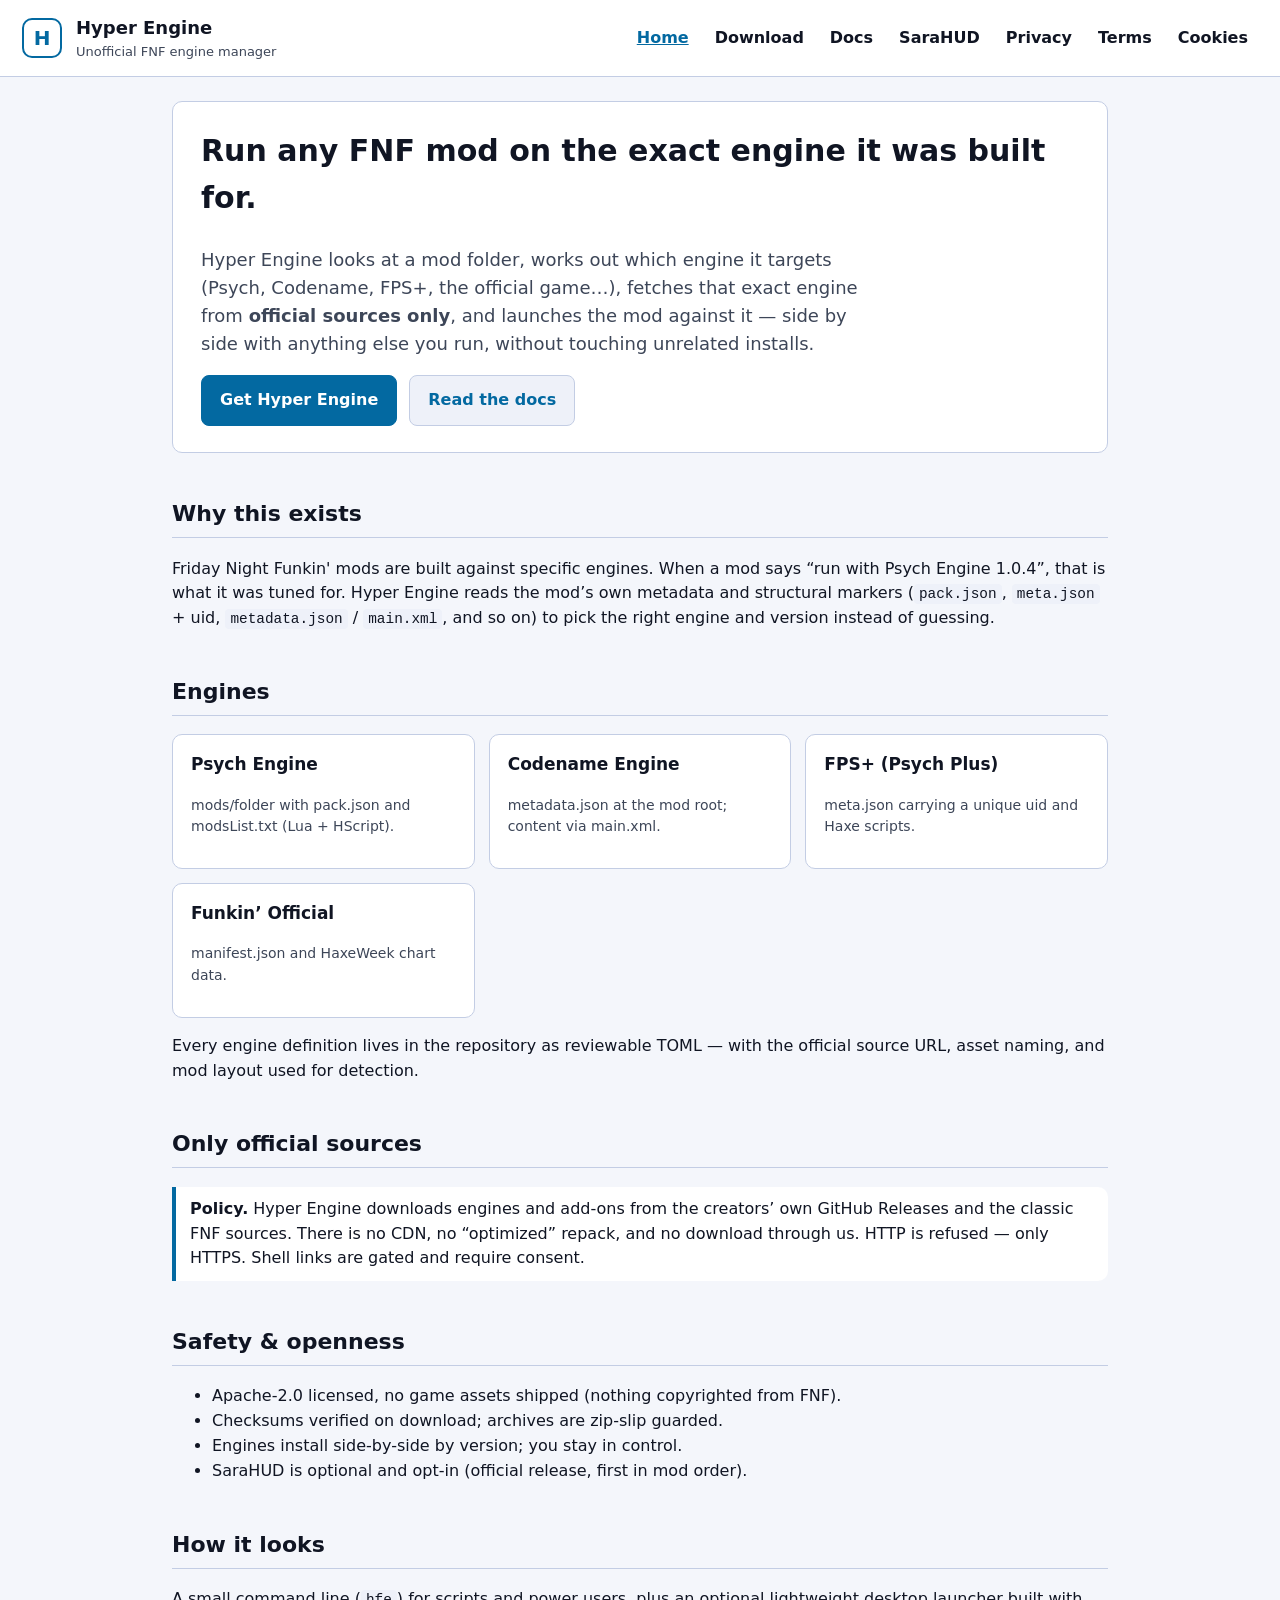
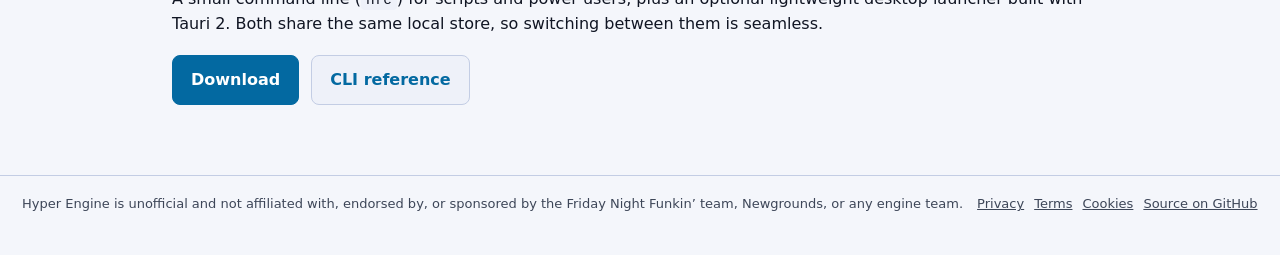
<file: site/index.html>
<!doctype html>
<html lang="en">
<head>
<meta charset="utf-8" />
<meta name="viewport" content="width=device-width, initial-scale=1" />
<title>Hyper Engine — run any FNF mod on the engine it was built for</title>
<meta name="description" content="Hyper Engine detects which Friday Night Funkin' engine a mod targets, fetches that exact engine from official sources, and launches it." />
<link rel="icon" href="assets/icon.png" />
<link rel="stylesheet" href="assets/style.css" />
</head>
<body>
<a class="skip-link" href="#main">Skip to content</a>
<header class="site">
  <div class="brand" aria-hidden="true">H</div>
  <div>
    <div class="site-name">Hyper Engine</div>
    <div class="site-tag">Unofficial FNF engine manager</div>
  </div>
  <nav class="site" aria-label="Primary">
    <a href="index.html" aria-current="page">Home</a>
    <a href="download.html">Download</a>
    <a href="docs.html">Docs</a>
    <a href="sarahud.html">SaraHUD</a>
    <a href="privacy.html">Privacy</a>
    <a href="terms.html">Terms</a>
    <a href="cookies.html">Cookies</a>
  </nav>
</header>

<main id="main">
  <section class="hero">
    <h1>Run any FNF mod on the exact engine it was built for.</h1>
    <p class="lede">
      Hyper Engine looks at a mod folder, works out which engine it targets
      (Psych, Codename, FPS+, the official game…), fetches that exact engine
      from <strong>official sources only</strong>, and launches the mod against
      it — side by side with anything else you run, without touching unrelated
      installs.
    </p>
    <div class="actions">
      <a class="button" href="download.html">Get Hyper Engine</a>
      <a class="button ghost" href="docs.html">Read the docs</a>
    </div>
  </section>

  <h2>Why this exists</h2>
  <p>
    Friday Night Funkin' mods are built against specific engines. When a mod
    says “run with Psych Engine 1.0.4”, that is what it was tuned for.
    Hyper Engine reads the mod’s own metadata and structural markers
    (<code>pack.json</code>, <code>meta.json</code> + uid,
    <code>metadata.json</code> / <code>main.xml</code>, and so on) to pick the
    right engine and version instead of guessing.
  </p>

  <h2>Engines</h2>
  <div class="grid">
    <div class="card">
      <h3>Psych Engine</h3>
      <p class="engines">mods/folder with pack.json and modsList.txt (Lua + HScript).</p>
    </div>
    <div class="card">
      <h3>Codename Engine</h3>
      <p class="engines">metadata.json at the mod root; content via main.xml.</p>
    </div>
    <div class="card">
      <h3>FPS+ (Psych Plus)</h3>
      <p class="engines">meta.json carrying a unique uid and Haxe scripts.</p>
    </div>
    <div class="card">
      <h3>Funkin’ Official</h3>
      <p class="engines">manifest.json and HaxeWeek chart data.</p>
    </div>
  </div>
  <p>
    Every engine definition lives in the repository as reviewable TOML — with
    the official source URL, asset naming, and mod layout used for detection.
  </p>

  <h2>Only official sources</h2>
  <div class="notice">
    <strong>Policy.</strong> Hyper Engine downloads engines and add-ons from the
    creators’ own GitHub Releases and the classic FNF sources. There is no CDN,
    no “optimized” repack, and no download through us. HTTP is refused — only
    HTTPS. Shell links are gated and require consent.
  </div>

  <h2>Safety &amp; openness</h2>
  <ul>
    <li>Apache-2.0 licensed, no game assets shipped (nothing copyrighted from FNF).</li>
    <li>Checksums verified on download; archives are zip-slip guarded.</li>
    <li>Engines install side-by-side by version; you stay in control.</li>
    <li>SaraHUD is optional and opt-in (official release, first in mod order).</li>
  </ul>

  <h2>How it looks</h2>
  <p>
    A small command line (<code>hfe</code>) for scripts and power users, plus an
    optional lightweight desktop launcher built with Tauri&nbsp;2. Both share the
    same local store, so switching between them is seamless.
  </p>

  <div class="actions">
    <a class="button" href="download.html">Download</a>
    <a class="button ghost" href="docs.html">CLI reference</a>
  </div>
</main>

<footer class="site">
  <span>Hyper Engine is unofficial and not affiliated with, endorsed by, or sponsored by the Friday Night Funkin’ team, Newgrounds, or any engine team.</span>
  <nav aria-label="Legal footer">
    <a href="privacy.html">Privacy</a>
    <a href="terms.html">Terms</a>
    <a href="cookies.html">Cookies</a>
    <a href="https://github.com/Xznder1984/Hyper-FNF-Engine">Source on GitHub</a>
  </nav>
</footer>
</body>
</html>
</file>
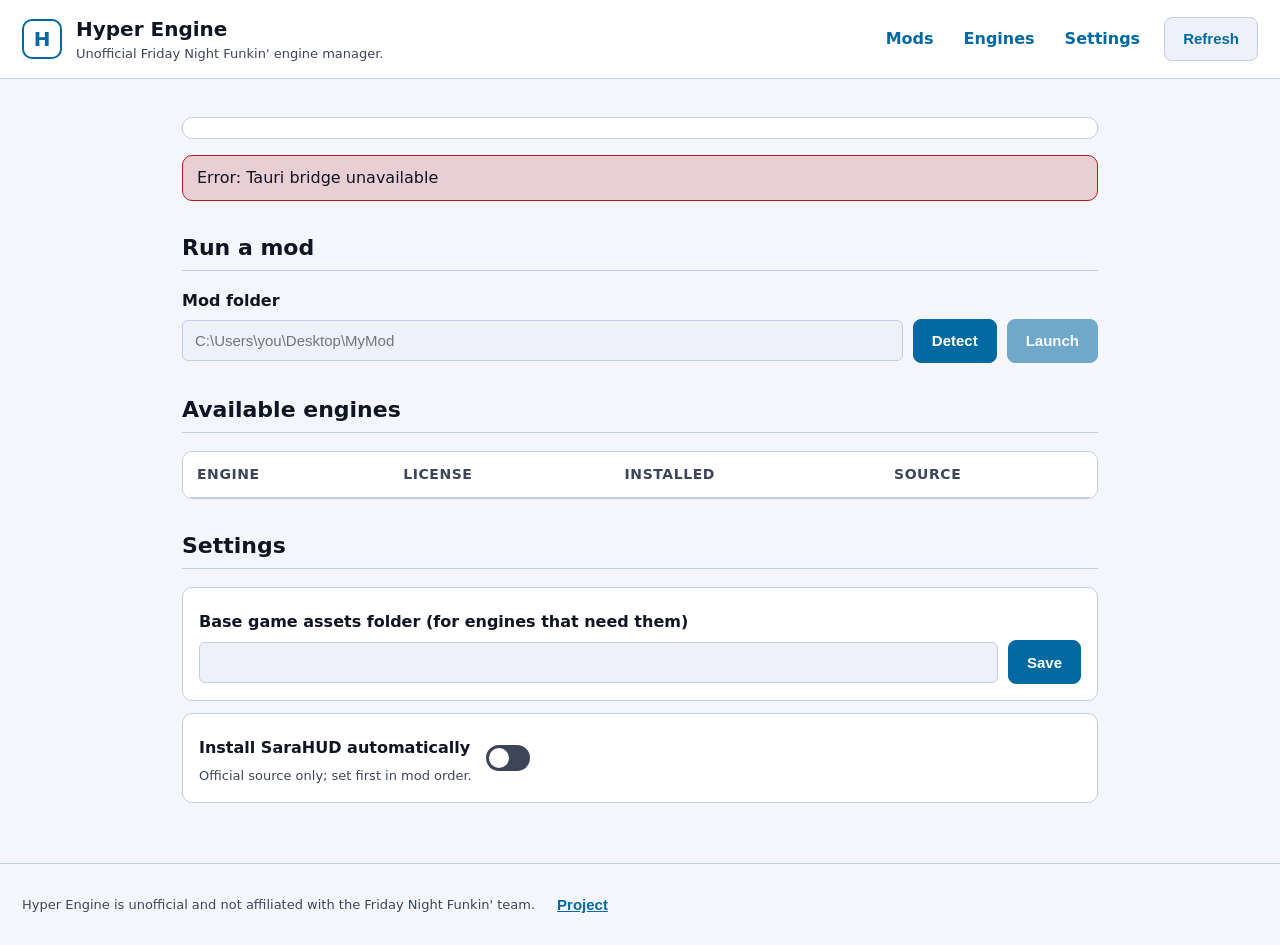
<file: crates/launcher/frontend/index.html>
<!doctype html>
<html lang="en">
<head>
  <meta charset="utf-8" />
  <meta name="viewport" content="width=device-width, initial-scale=1" />
  <title>Hyper Engine</title>
  <meta name="description" content="Hyper Engine - detect, fetch and launch the exact Friday Night Funkin' engine your mod was built for." />
  <link rel="icon" href="icon.png" />
  <link rel="stylesheet" href="styles.css" />
</head>
<body>
  <a class="skip-link" href="#main">Skip to content</a>

  <header class="topbar">
    <div class="brand" aria-hidden="true">H</div>
    <div>
      <h1>Hyper Engine</h1>
      <p class="tagline">Unofficial Friday Night Funkin' engine manager.</p>
    </div>
    <nav aria-label="Primary">
      <a href="#apps" class="navlink">Mods</a>
      <a href="#engines" class="navlink">Engines</a>
      <a href="#settings" class="navlink">Settings</a>
    </nav>
    <button id="btn-refresh" type="button" class="ghost">Refresh</button>
  </header>

  <main id="main">
    <p id="status" role="status" class="banner" aria-live="polite"></p>
    <p id="alerts" role="alert" class="alert" hidden></p>

    <section id="apps" aria-labelledby="apps-h">
      <h2 id="apps-h">Run a mod</h2>
      <form id="mod-form" novalidate>
        <label for="mod-path">Mod folder</label>
        <div class="row">
          <input id="mod-path" name="path" type="text" required autocomplete="off"
                 placeholder="C:\Users\you\Desktop\MyMod" />
          <button type="submit" id="btn-detect" class="primary">Detect</button>
          <button type="button" id="btn-launch" class="primary" disabled>Launch</button>
        </div>
        <p class="hint" id="path-error" role="alert"></p>
      </form>

      <section id="detection" aria-labelledby="detection-h" hidden>
        <h3 id="detection-h">Detection</h3>
        <dl class="results">
          <div><dt>Engine</dt><dd id="det-engine">-</dd></div>
          <div><dt>Confidence</dt><dd id="det-confidence">-</dd></div>
          <div><dt>Evidence</dt><dd id="det-evidence">-</dd></div>
          <div><dt>Candidates</dt><dd id="det-candidates">-</dd></div>
        </dl>
      </section>

      <section id="progress-box" aria-labelledby="progress-h" hidden>
        <h3 id="progress-h">Progress</h3>
        <ol id="progress-list" tabindex="0" aria-label="Recent steps"></ol>
      </section>
    </section>

    <section id="engines" aria-labelledby="engines-h">
      <h2 id="engines-h">Available engines</h2>
      <div class="table-wrap">
        <table>
          <thead>
            <tr>
              <th scope="col">Engine</th>
              <th scope="col">License</th>
              <th scope="col">Installed</th>
              <th scope="col">Source</th>
            </tr>
          </thead>
          <tbody id="engine-rows"></tbody>
        </table>
      </div>
    </section>

    <section id="settings" aria-labelledby="settings-h">
      <h2 id="settings-h">Settings</h2>

      <form id="assets-form" class="card">
        <label for="assets-path">Base game assets folder (for engines that need them)</label>
        <div class="row">
          <input id="assets-path" type="text" autocomplete="off" />
          <button type="submit" class="primary">Save</button>
        </div>
      </form>

      <form id="hud-form" class="card">
        <div class="row">
          <span><label for="hud-toggle" id="hud-label">Install SaraHUD automatically</label>
          <p class="hint">Official source only; set first in mod order.</p></span>
          <input id="hud-toggle" type="checkbox" role="switch" />
        </div>
      </form>
    </section>
  </main>

  <footer>
    <p>Hyper Engine is unofficial and not affiliated with the Friday Night Funkin' team.</p>
    <nav aria-label="Legal">
      <button class="linklike" data-href="https://github.com/Xznder1984/Hyper-FNF-Engine">Project</button>
    </nav>
  </footer>

  <script src="app.js"></script>
</body>
</html>
</file>
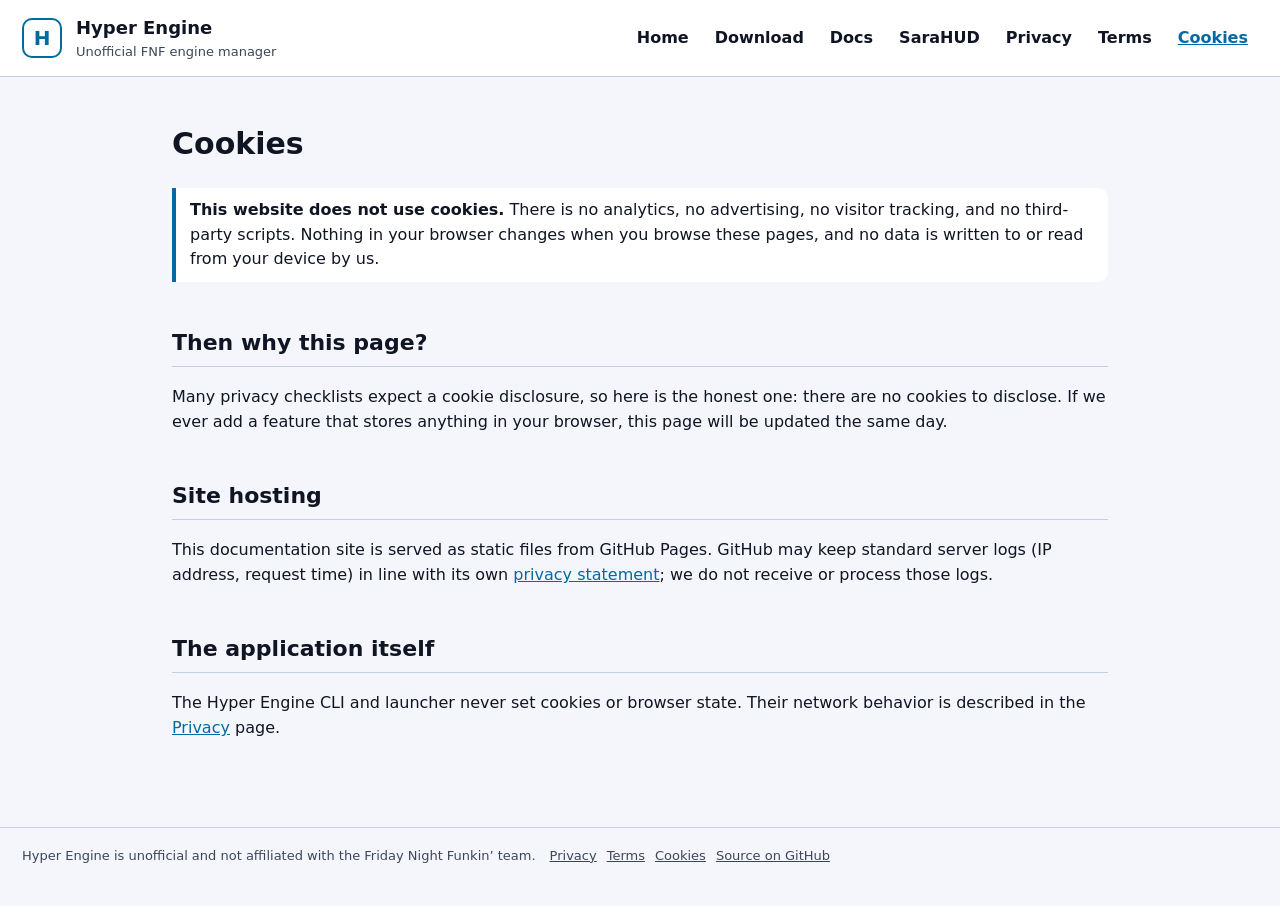
<file: site/cookies.html>
<!doctype html>
<html lang="en">
<head>
<meta charset="utf-8" />
<meta name="viewport" content="width=device-width, initial-scale=1" />
<title>Cookies — Hyper Engine</title>
<meta name="description" content="Hyper Engine does not use cookies, tracking, or local storage for ads on this site." />
<link rel="icon" href="assets/icon.png" />
<link rel="stylesheet" href="assets/style.css" />
</head>
<body>
<a class="skip-link" href="#main">Skip to content</a>
<header class="site">
  <div class="brand" aria-hidden="true">H</div>
  <div>
    <div class="site-name">Hyper Engine</div>
    <div class="site-tag">Unofficial FNF engine manager</div>
  </div>
  <nav class="site" aria-label="Primary">
    <a href="index.html">Home</a>
    <a href="download.html">Download</a>
    <a href="docs.html">Docs</a>
    <a href="sarahud.html">SaraHUD</a>
    <a href="privacy.html">Privacy</a>
    <a href="terms.html">Terms</a>
    <a href="cookies.html" aria-current="page">Cookies</a>
  </nav>
</header>

<main id="main">
  <h1>Cookies</h1>

  <div class="notice">
    <strong>This website does not use cookies.</strong> There is no analytics,
    no advertising, no visitor tracking, and no third-party scripts. Nothing in
    your browser changes when you browse these pages, and no data is written to
    or read from your device by us.
  </div>

  <h2>Then why this page?</h2>
  <p>
    Many privacy checklists expect a cookie disclosure, so here is the honest
    one: there are no cookies to disclose. If we ever add a feature that stores
    anything in your browser, this page will be updated the same day.
  </p>

  <h2>Site hosting</h2>
  <p>
    This documentation site is served as static files from GitHub Pages. GitHub
    may keep standard server logs (IP address, request time) in line with its
    own
    <a href="https://docs.github.com/en/site-policy/privacy-policies/github-privacy-statement">privacy statement</a>;
    we do not receive or process those logs.
  </p>

  <h2>The application itself</h2>
  <p>
    The Hyper Engine CLI and launcher never set cookies or browser state. Their
    network behavior is described in the <a href="privacy.html">Privacy</a> page.
  </p>
</main>

<footer class="site">
  <span>Hyper Engine is unofficial and not affiliated with the Friday Night Funkin’ team.</span>
  <nav aria-label="Legal footer">
    <a href="privacy.html">Privacy</a>
    <a href="terms.html">Terms</a>
    <a href="cookies.html">Cookies</a>
    <a href="https://github.com/Xznder1984/Hyper-FNF-Engine">Source on GitHub</a>
  </nav>
</footer>
</body>
</html>
</file>
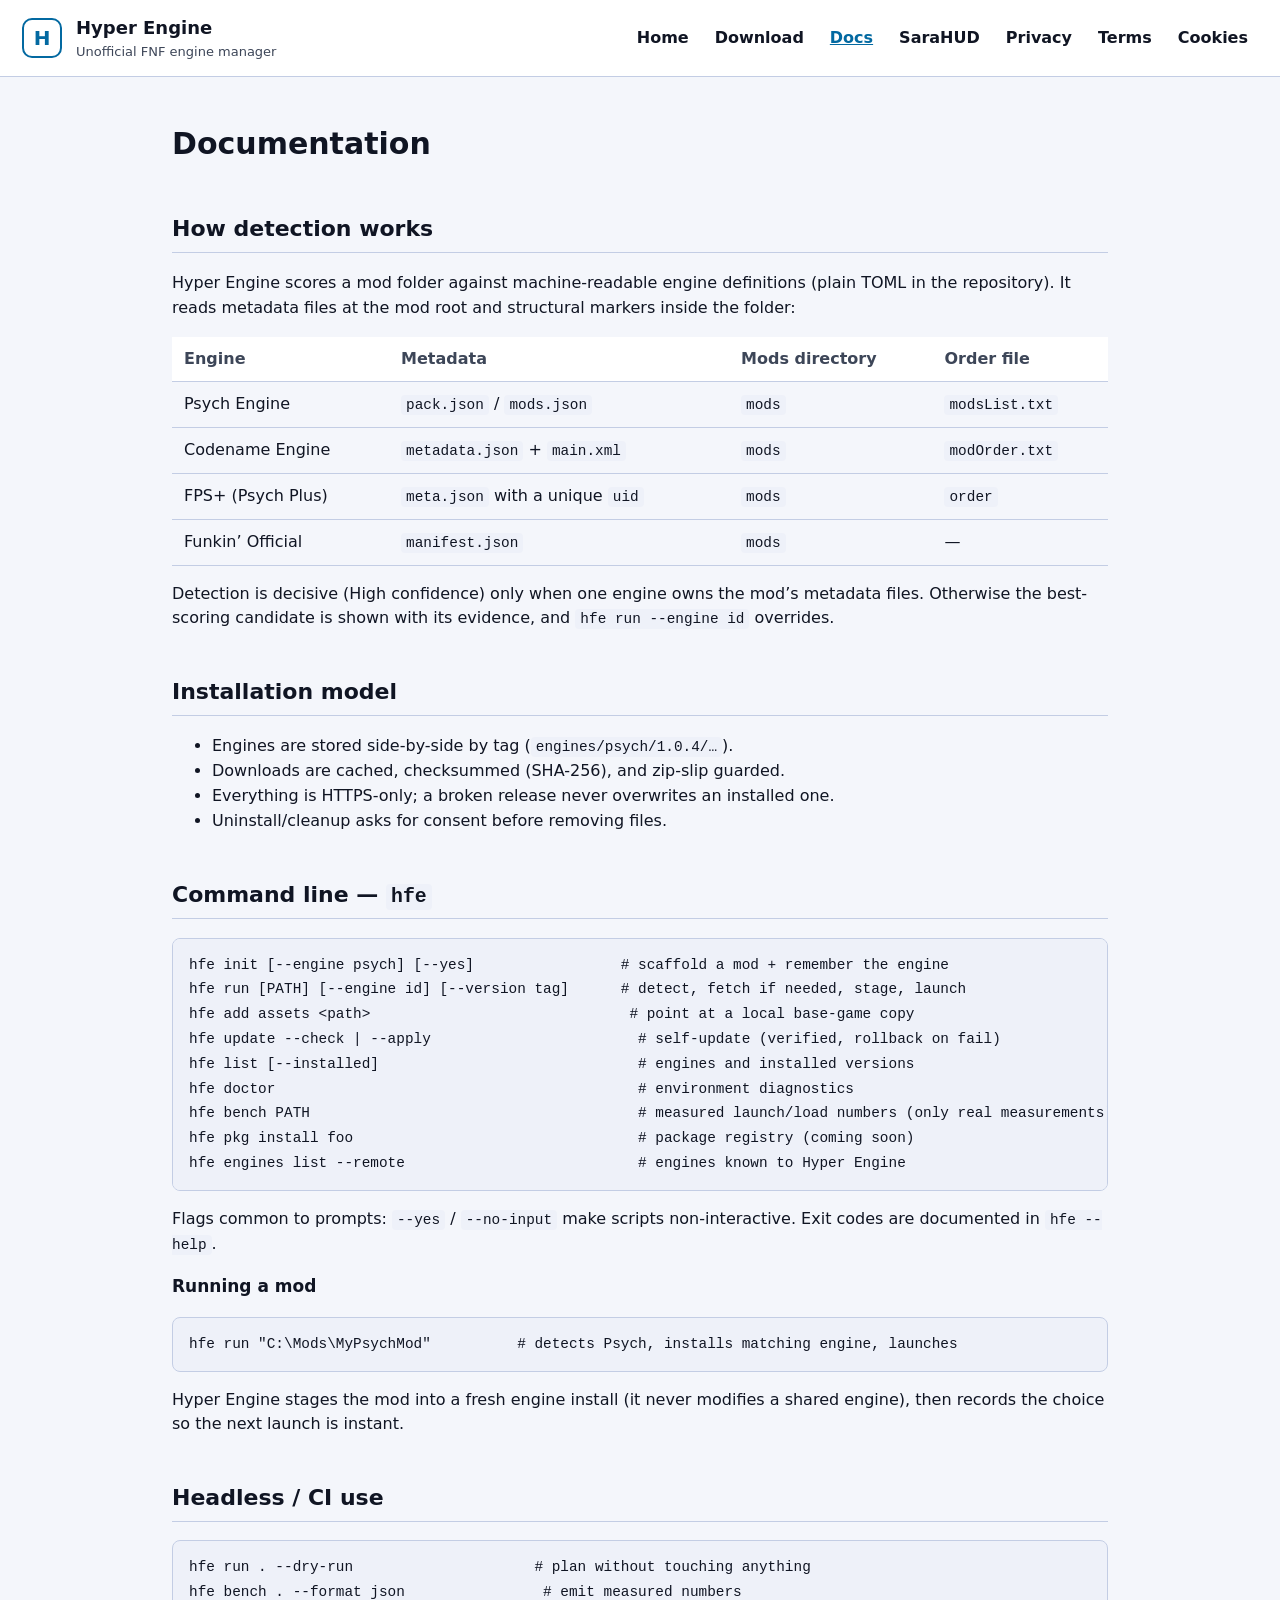
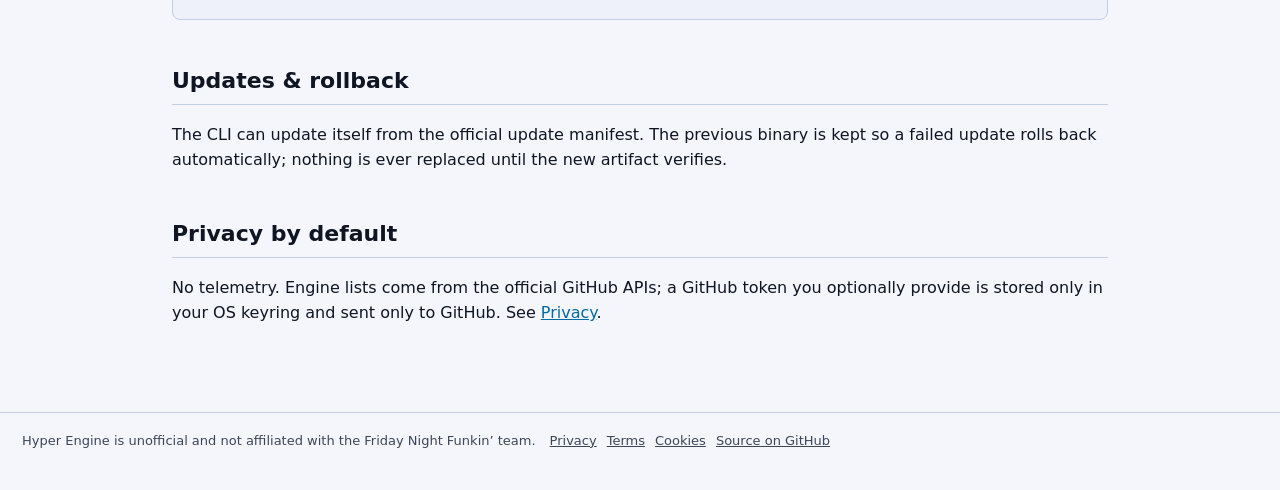
<file: site/docs.html>
<!doctype html>
<html lang="en">
<head>
<meta charset="utf-8" />
<meta name="viewport" content="width=device-width, initial-scale=1" />
<title>Documentation — Hyper Engine</title>
<meta name="description" content="Hyper Engine documentation: how detection works, the hfe command line reference, the engine store, and how updates are verified." />
<link rel="icon" href="assets/icon.png" />
<link rel="stylesheet" href="assets/style.css" />
</head>
<body>
<a class="skip-link" href="#main">Skip to content</a>
<header class="site">
  <div class="brand" aria-hidden="true">H</div>
  <div>
    <div class="site-name">Hyper Engine</div>
    <div class="site-tag">Unofficial FNF engine manager</div>
  </div>
  <nav class="site" aria-label="Primary">
    <a href="index.html">Home</a>
    <a href="download.html">Download</a>
    <a href="docs.html" aria-current="page">Docs</a>
    <a href="sarahud.html">SaraHUD</a>
    <a href="privacy.html">Privacy</a>
    <a href="terms.html">Terms</a>
    <a href="cookies.html">Cookies</a>
  </nav>
</header>

<main id="main">
  <h1>Documentation</h1>

  <h2>How detection works</h2>
  <p>
    Hyper Engine scores a mod folder against machine-readable engine
    definitions (plain TOML in the repository). It reads metadata files at the
    mod root and structural markers inside the folder:
  </p>
  <table>
    <thead>
      <tr><th scope="col">Engine</th><th scope="col">Metadata</th><th scope="col">Mods directory</th><th scope="col">Order file</th></tr>
    </thead>
    <tbody>
      <tr><td>Psych Engine</td><td><code>pack.json</code> / <code>mods.json</code></td><td><code>mods</code></td><td><code>modsList.txt</code></td></tr>
      <tr><td>Codename Engine</td><td><code>metadata.json</code> + <code>main.xml</code></td><td><code>mods</code></td><td><code>modOrder.txt</code></td></tr>
      <tr><td>FPS+ (Psych Plus)</td><td><code>meta.json</code> with a unique <code>uid</code></td><td><code>mods</code></td><td><code>order</code></td></tr>
      <tr><td>Funkin’ Official</td><td><code>manifest.json</code></td><td><code>mods</code></td><td>—</td></tr>
    </tbody>
  </table>
  <p>
    Detection is decisive (High confidence) only when one engine owns the mod’s
    metadata files. Otherwise the best-scoring candidate is shown with its
    evidence, and <code>hfe run --engine id</code> overrides.
  </p>

  <h2>Installation model</h2>
  <ul>
    <li>Engines are stored side-by-side by tag (<code>engines/psych/1.0.4/…</code>).</li>
    <li>Downloads are cached, checksummed (SHA-256), and zip-slip guarded.</li>
    <li>Everything is HTTPS-only; a broken release never overwrites an installed one.</li>
    <li>Uninstall/cleanup asks for consent before removing files.</li>
  </ul>

  <h2>Command line — <code>hfe</code></h2>
  <pre><code>hfe init [--engine psych] [--yes]                 # scaffold a mod + remember the engine
hfe run [PATH] [--engine id] [--version tag]      # detect, fetch if needed, stage, launch
hfe add assets &lt;path&gt;                              # point at a local base-game copy
hfe update --check | --apply                        # self-update (verified, rollback on fail)
hfe list [--installed]                              # engines and installed versions
hfe doctor                                          # environment diagnostics
hfe bench PATH                                      # measured launch/load numbers (only real measurements)
hfe pkg install foo                                 # package registry (coming soon)
hfe engines list --remote                           # engines known to Hyper Engine</code></pre>
  <p>Flags common to prompts: <code>--yes</code> / <code>--no-input</code> make scripts non-interactive. Exit codes are documented in <code>hfe --help</code>.</p>

  <h3>Running a mod</h3>
  <pre><code>hfe run "C:\Mods\MyPsychMod"          # detects Psych, installs matching engine, launches</code></pre>
  <p>
    Hyper Engine stages the mod into a fresh engine install (it never modifies a
    shared engine), then records the choice so the next launch is instant.
  </p>

  <h2>Headless / CI use</h2>
  <pre><code>hfe run . --dry-run                     # plan without touching anything
hfe bench . --format json                # emit measured numbers</code></pre>

  <h2>Updates &amp; rollback</h2>
  <p>
    The CLI can update itself from the official update manifest. The previous
    binary is kept so a failed update rolls back automatically; nothing is ever
    replaced until the new artifact verifies.
  </p>

  <h2>Privacy by default</h2>
  <p>
    No telemetry. Engine lists come from the official GitHub APIs; a GitHub
    token you optionally provide is stored only in your OS keyring and sent
    only to GitHub. See <a href="privacy.html">Privacy</a>.
  </p>
</main>

<footer class="site">
  <span>Hyper Engine is unofficial and not affiliated with the Friday Night Funkin’ team.</span>
  <nav aria-label="Legal footer">
    <a href="privacy.html">Privacy</a>
    <a href="terms.html">Terms</a>
    <a href="cookies.html">Cookies</a>
    <a href="https://github.com/Xznder1984/Hyper-FNF-Engine">Source on GitHub</a>
  </nav>
</footer>
</body>
</html>
</file>
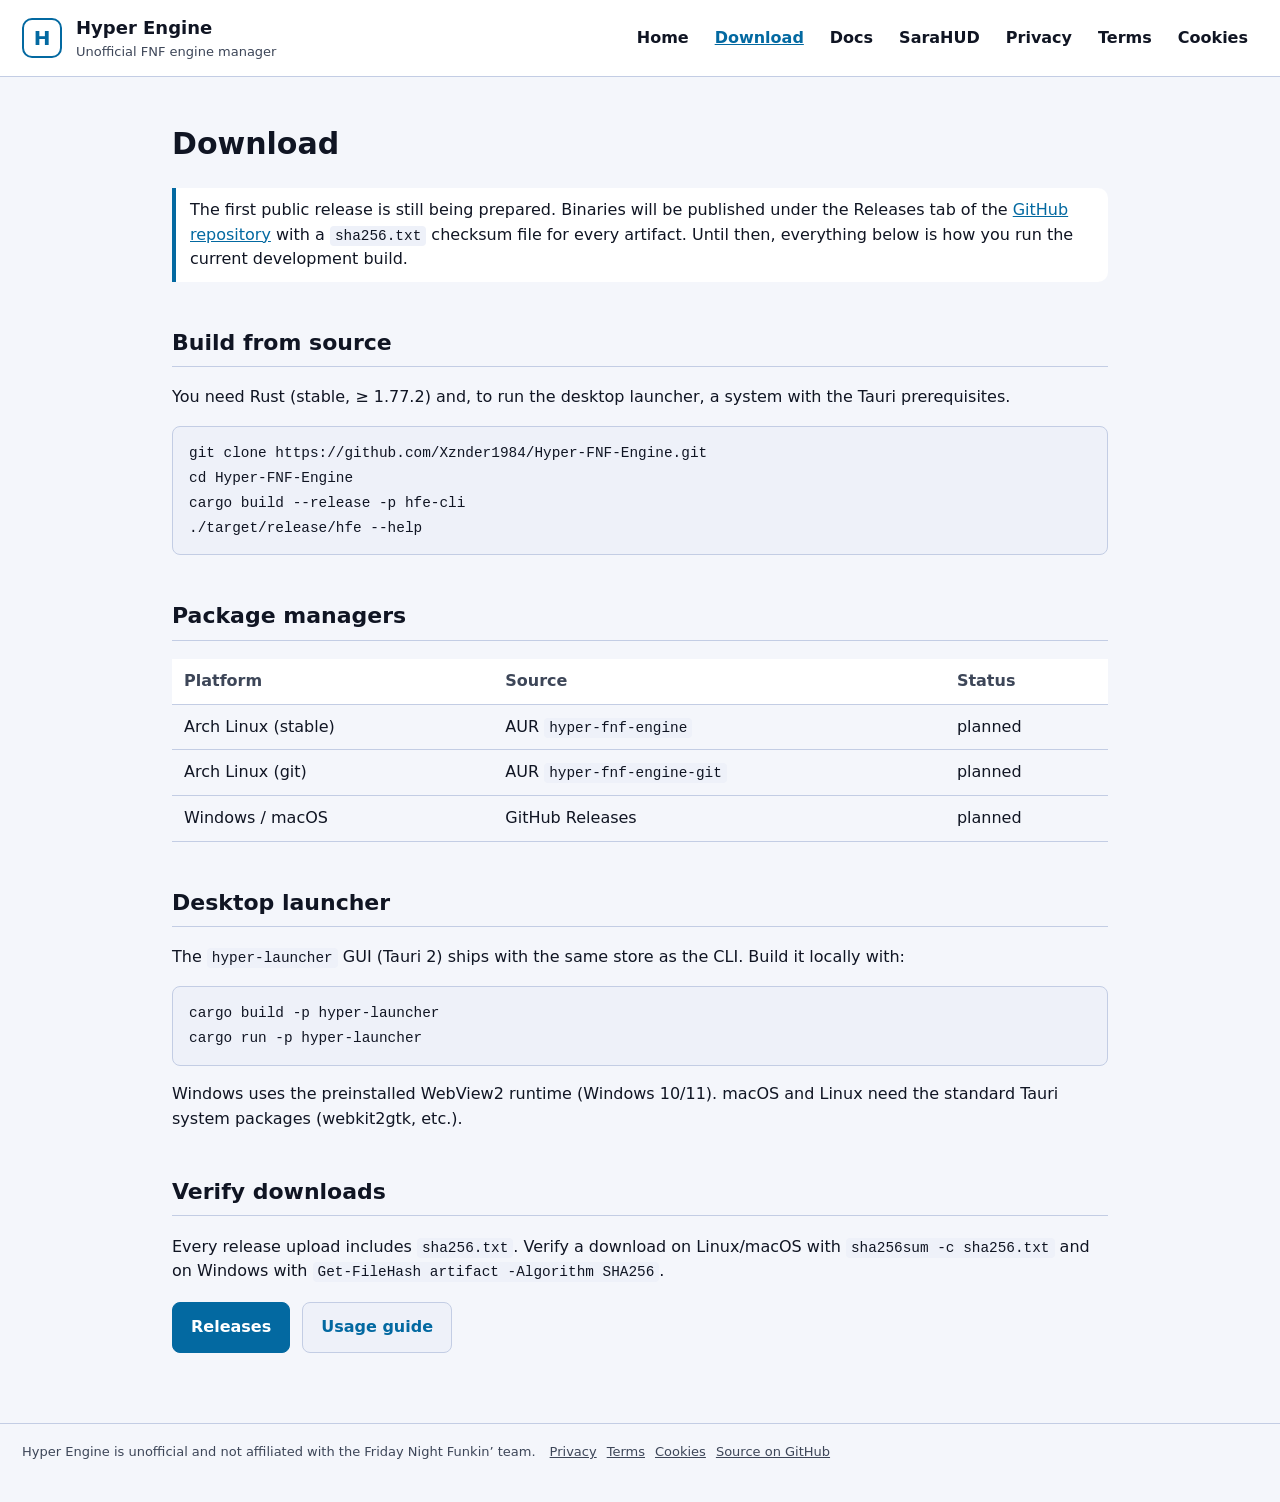
<file: site/download.html>
<!doctype html>
<html lang="en">
<head>
<meta charset="utf-8" />
<meta name="viewport" content="width=device-width, initial-scale=1" />
<title>Download — Hyper Engine</title>
<meta name="description" content="Download Hyper Engine: the hfe command line for Windows, macOS and Linux, an Arch AUR package, and a desktop launcher." />
<link rel="icon" href="assets/icon.png" />
<link rel="stylesheet" href="assets/style.css" />
</head>
<body>
<a class="skip-link" href="#main">Skip to content</a>
<header class="site">
  <div class="brand" aria-hidden="true">H</div>
  <div>
    <div class="site-name">Hyper Engine</div>
    <div class="site-tag">Unofficial FNF engine manager</div>
  </div>
  <nav class="site" aria-label="Primary">
    <a href="index.html">Home</a>
    <a href="download.html" aria-current="page">Download</a>
    <a href="docs.html">Docs</a>
    <a href="sarahud.html">SaraHUD</a>
    <a href="privacy.html">Privacy</a>
    <a href="terms.html">Terms</a>
    <a href="cookies.html">Cookies</a>
  </nav>
</header>

<main id="main">
  <h1>Download</h1>
  <p class="notice">
    The first public release is still being prepared. Binaries will be
    published under the Releases tab of the
    <a href="https://github.com/Xznder1984/Hyper-FNF-Engine">GitHub repository</a>
    with a <code>sha256.txt</code> checksum file for every artifact. Until then,
    everything below is how you run the current development build.
  </p>

  <h2>Build from source</h2>
  <p>You need Rust (stable, &ge; 1.77.2) and, to run the desktop launcher, a system with the Tauri prerequisites.</p>
  <pre><code>git clone https://github.com/Xznder1984/Hyper-FNF-Engine.git
cd Hyper-FNF-Engine
cargo build --release -p hfe-cli
./target/release/hfe --help</code></pre>

  <h2>Package managers</h2>
  <table>
    <thead>
      <tr><th scope="col">Platform</th><th scope="col">Source</th><th scope="col">Status</th></tr>
    </thead>
    <tbody>
      <tr><td>Arch Linux (stable)</td><td>AUR <code>hyper-fnf-engine</code></td><td>planned</td></tr>
      <tr><td>Arch Linux (git)</td><td>AUR <code>hyper-fnf-engine-git</code></td><td>planned</td></tr>
      <tr><td>Windows / macOS</td><td>GitHub Releases</td><td>planned</td></tr>
    </tbody>
  </table>

  <h2>Desktop launcher</h2>
  <p>
    The <code>hyper-launcher</code> GUI (Tauri 2) ships with the same store as
    the CLI. Build it locally with:
  </p>
  <pre><code>cargo build -p hyper-launcher
cargo run -p hyper-launcher</code></pre>
  <p>
    Windows uses the preinstalled WebView2 runtime (Windows 10/11). macOS and
    Linux need the standard Tauri system packages (webkit2gtk, etc.).
  </p>

  <h2>Verify downloads</h2>
  <p>
    Every release upload includes <code>sha256.txt</code>. Verify a download on
    Linux/macOS with <code>sha256sum -c sha256.txt</code> and on Windows with
    <code>Get-FileHash artifact -Algorithm SHA256</code>.
  </p>

  <div class="actions">
    <a class="button" href="https://github.com/Xznder1984/Hyper-FNF-Engine/releases">Releases</a>
    <a class="button ghost" href="docs.html">Usage guide</a>
  </div>
</main>

<footer class="site">
  <span>Hyper Engine is unofficial and not affiliated with the Friday Night Funkin’ team.</span>
  <nav aria-label="Legal footer">
    <a href="privacy.html">Privacy</a>
    <a href="terms.html">Terms</a>
    <a href="cookies.html">Cookies</a>
    <a href="https://github.com/Xznder1984/Hyper-FNF-Engine">Source on GitHub</a>
  </nav>
</footer>
</body>
</html>
</file>
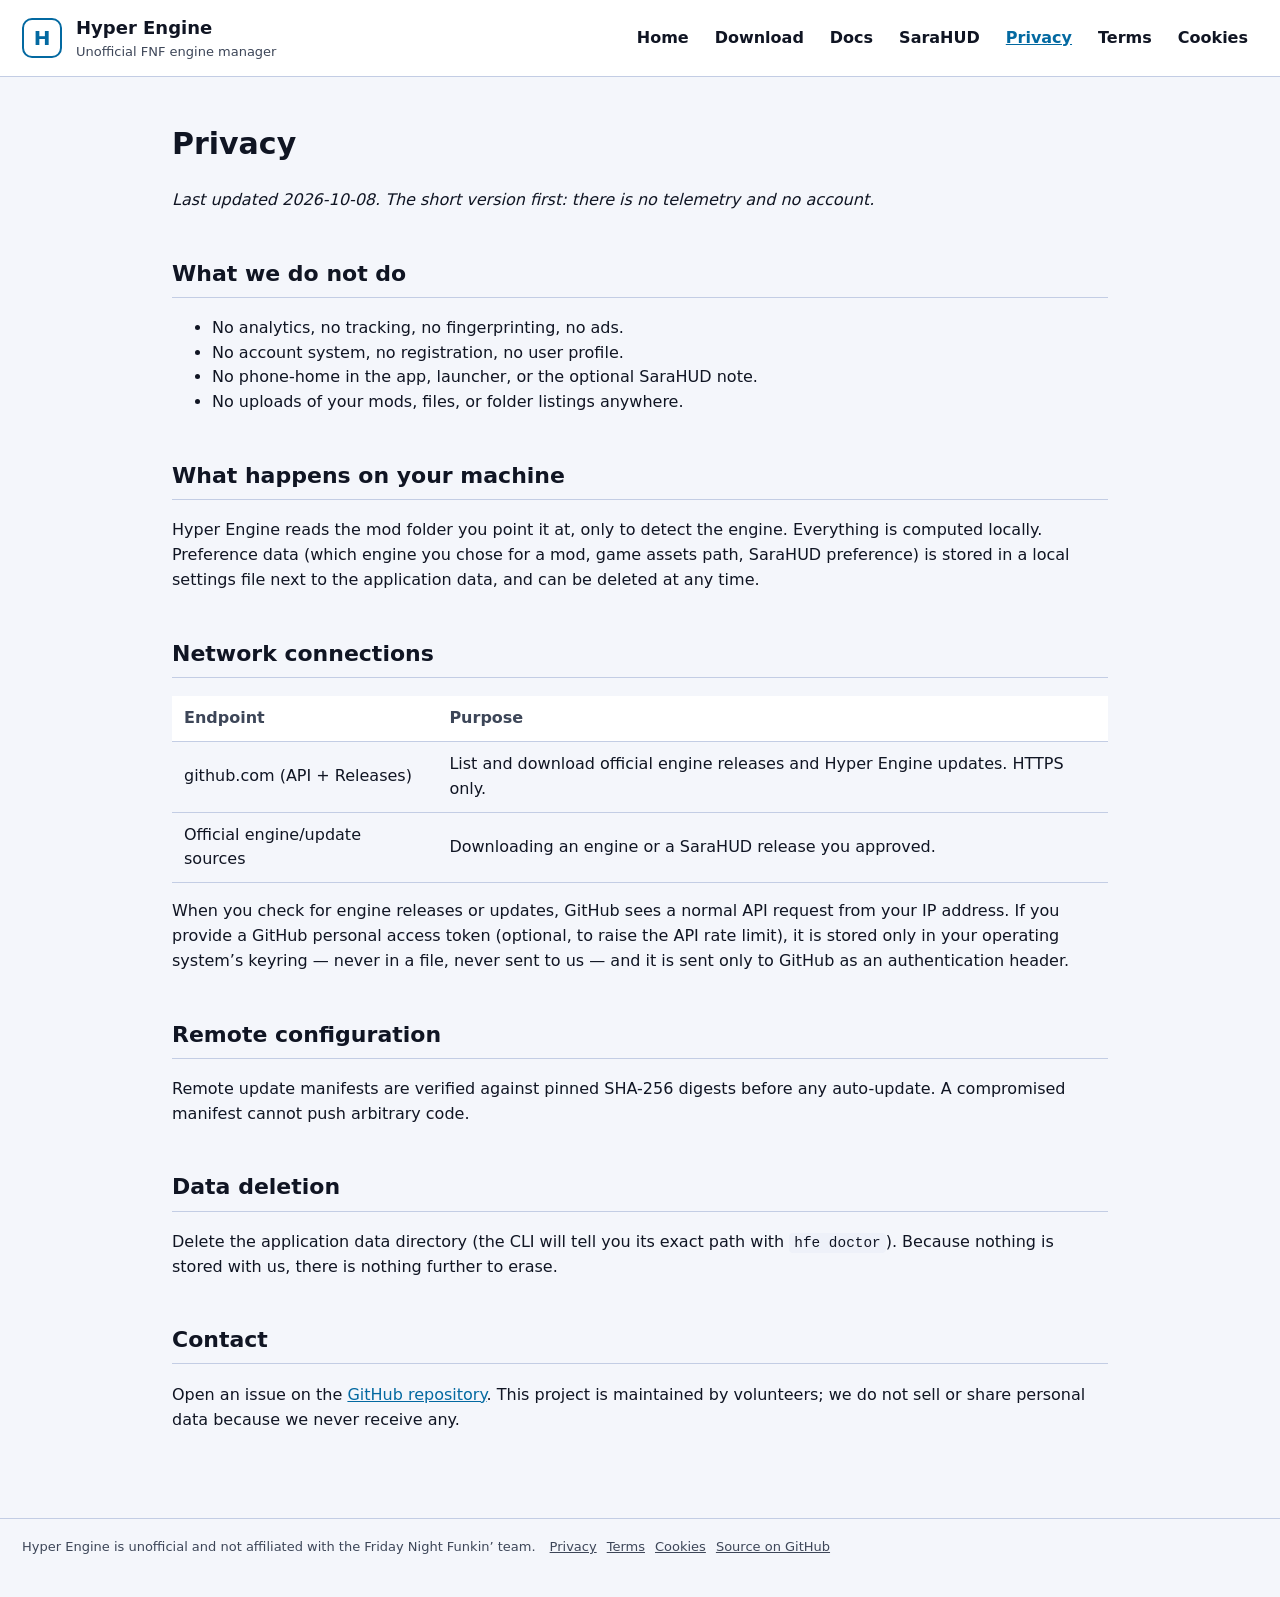
<file: site/privacy.html>
<!doctype html>
<html lang="en">
<head>
<meta charset="utf-8" />
<meta name="viewport" content="width=device-width, initial-scale=1" />
<title>Privacy — Hyper Engine</title>
<meta name="description" content="Hyper Engine privacy policy: no telemetry, no accounts, official GitHub API access only, keyring-stored token." />
<link rel="icon" href="assets/icon.png" />
<link rel="stylesheet" href="assets/style.css" />
</head>
<body>
<a class="skip-link" href="#main">Skip to content</a>
<header class="site">
  <div class="brand" aria-hidden="true">H</div>
  <div>
    <div class="site-name">Hyper Engine</div>
    <div class="site-tag">Unofficial FNF engine manager</div>
  </div>
  <nav class="site" aria-label="Primary">
    <a href="index.html">Home</a>
    <a href="download.html">Download</a>
    <a href="docs.html">Docs</a>
    <a href="sarahud.html">SaraHUD</a>
    <a href="privacy.html" aria-current="page">Privacy</a>
    <a href="terms.html">Terms</a>
    <a href="cookies.html">Cookies</a>
  </nav>
</header>

<main id="main">
  <h1>Privacy</h1>
  <p><em>Last updated 2026-10-08. The short version first: there is no telemetry and no account.</em></p>

  <h2>What we do not do</h2>
  <ul>
    <li>No analytics, no tracking, no fingerprinting, no ads.</li>
    <li>No account system, no registration, no user profile.</li>
    <li>No phone-home in the app, launcher, or the optional SaraHUD note.</li>
    <li>No uploads of your mods, files, or folder listings anywhere.</li>
  </ul>

  <h2>What happens on your machine</h2>
  <p>
    Hyper Engine reads the mod folder you point it at, only to detect the
    engine. Everything is computed locally. Preference data (which engine you
    chose for a mod, game assets path, SaraHUD preference) is stored in a local
    settings file next to the application data, and can be deleted at any time.
  </p>

  <h2>Network connections</h2>
  <table>
    <thead>
      <tr><th scope="col">Endpoint</th><th scope="col">Purpose</th></tr>
    </thead>
    <tbody>
      <tr><td>github.com (API + Releases)</td><td>List and download official engine releases and Hyper Engine updates. HTTPS only.</td></tr>
      <tr><td>Official engine/update sources</td><td>Downloading an engine or a SaraHUD release you approved.</td></tr>
    </tbody>
  </table>
  <p>
    When you check for engine releases or updates, GitHub sees a normal API
    request from your IP address. If you provide a GitHub personal access token
    (optional, to raise the API rate limit), it is stored only in your operating
    system’s keyring — never in a file, never sent to us — and it is sent only
    to GitHub as an authentication header.
  </p>

  <h2>Remote configuration</h2>
  <p>
    Remote update manifests are verified against pinned SHA-256 digests before
    any auto-update. A compromised manifest cannot push arbitrary code.
  </p>

  <h2>Data deletion</h2>
  <p>
    Delete the application data directory (the CLI will tell you its exact path
    with <code>hfe doctor</code>). Because nothing is stored with us, there is
    nothing further to erase.
  </p>

  <h2>Contact</h2>
  <p>
    Open an issue on the
    <a href="https://github.com/Xznder1984/Hyper-FNF-Engine">GitHub repository</a>.
    This project is maintained by volunteers; we do not sell or share personal
    data because we never receive any.
  </p>
</main>

<footer class="site">
  <span>Hyper Engine is unofficial and not affiliated with the Friday Night Funkin’ team.</span>
  <nav aria-label="Legal footer">
    <a href="privacy.html">Privacy</a>
    <a href="terms.html">Terms</a>
    <a href="cookies.html">Cookies</a>
    <a href="https://github.com/Xznder1984/Hyper-FNF-Engine">Source on GitHub</a>
  </nav>
</footer>
</body>
</html>
</file>
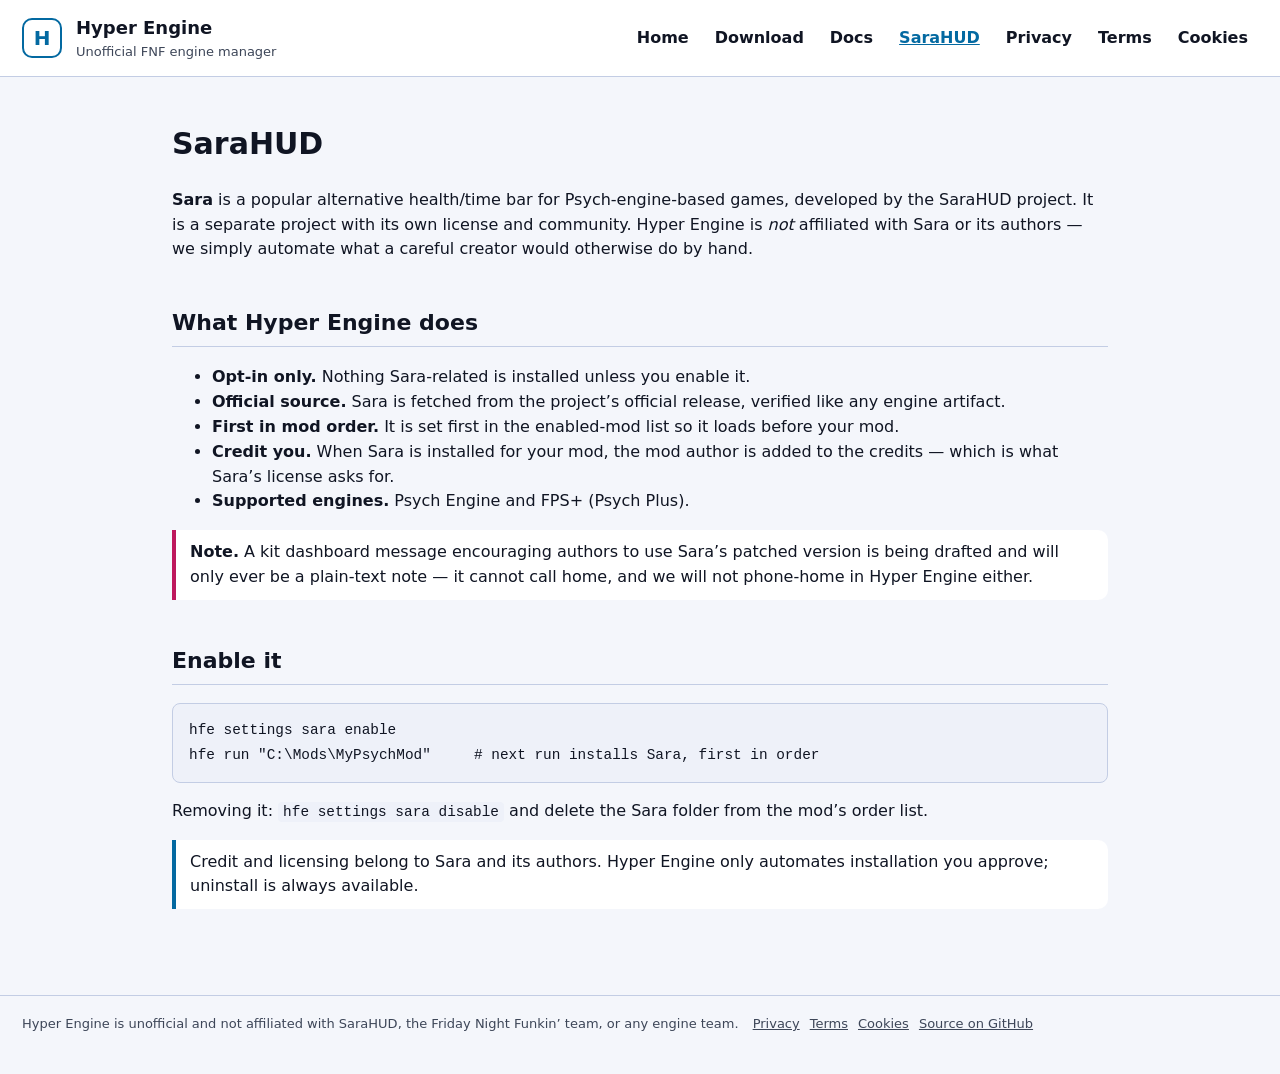
<file: site/sarahud.html>
<!doctype html>
<html lang="en">
<head>
<meta charset="utf-8" />
<meta name="viewport" content="width=device-width, initial-scale=1" />
<title>SaraHUD in Hyper Engine</title>
<meta name="description" content="How Hyper Engine works with SaraHUD: opt-in, official source only, first in mod order, with the autor added to the credits." />
<link rel="icon" href="assets/icon.png" />
<link rel="stylesheet" href="assets/style.css" />
</head>
<body>
<a class="skip-link" href="#main">Skip to content</a>
<header class="site">
  <div class="brand" aria-hidden="true">H</div>
  <div>
    <div class="site-name">Hyper Engine</div>
    <div class="site-tag">Unofficial FNF engine manager</div>
  </div>
  <nav class="site" aria-label="Primary">
    <a href="index.html">Home</a>
    <a href="download.html">Download</a>
    <a href="docs.html">Docs</a>
    <a href="sarahud.html" aria-current="page">SaraHUD</a>
    <a href="privacy.html">Privacy</a>
    <a href="terms.html">Terms</a>
    <a href="cookies.html">Cookies</a>
  </nav>
</header>

<main id="main">
  <h1>SaraHUD</h1>

  <p>
    <strong>Sara</strong> is a popular alternative health/time bar for
    Psych-engine-based games, developed by the SaraHUD project. It is a
    separate project with its own license and community.
    Hyper Engine is <em>not</em> affiliated with Sara or its authors — we simply
    automate what a careful creator would otherwise do by hand.
  </p>

  <h2>What Hyper Engine does</h2>
  <ul>
    <li><strong>Opt-in only.</strong> Nothing Sara-related is installed unless you enable it.</li>
    <li><strong>Official source.</strong> Sara is fetched from the project’s official release, verified like any engine artifact.</li>
    <li><strong>First in mod order.</strong> It is set first in the enabled-mod list so it loads before your mod.</li>
    <li><strong>Credit you.</strong> When Sara is installed for your mod, the mod author is added to the credits — which is what Sara’s license asks for.</li>
    <li><strong>Supported engines.</strong> Psych Engine and FPS+ (Psych Plus).</li>
  </ul>

  <div class="notice warn">
    <strong>Note.</strong> A kit dashboard message encouraging authors to use
    Sara’s patched version is being drafted and will only ever be a plain-text
    note — it cannot call home, and we will not phone-home in Hyper Engine either.
  </div>

  <h2>Enable it</h2>
  <pre><code>hfe settings sara enable
hfe run "C:\Mods\MyPsychMod"     # next run installs Sara, first in order</code></pre>
  <p>Removing it: <code>hfe settings sara disable</code> and delete the Sara folder from the mod’s order list.</p>

  <p class="notice">
    Credit and licensing belong to Sara and its authors. Hyper Engine only
    automates installation you approve; uninstall is always available.
  </p>
</main>

<footer class="site">
  <span>Hyper Engine is unofficial and not affiliated with SaraHUD, the Friday Night Funkin’ team, or any engine team.</span>
  <nav aria-label="Legal footer">
    <a href="privacy.html">Privacy</a>
    <a href="terms.html">Terms</a>
    <a href="cookies.html">Cookies</a>
    <a href="https://github.com/Xznder1984/Hyper-FNF-Engine">Source on GitHub</a>
  </nav>
</footer>
</body>
</html>
</file>
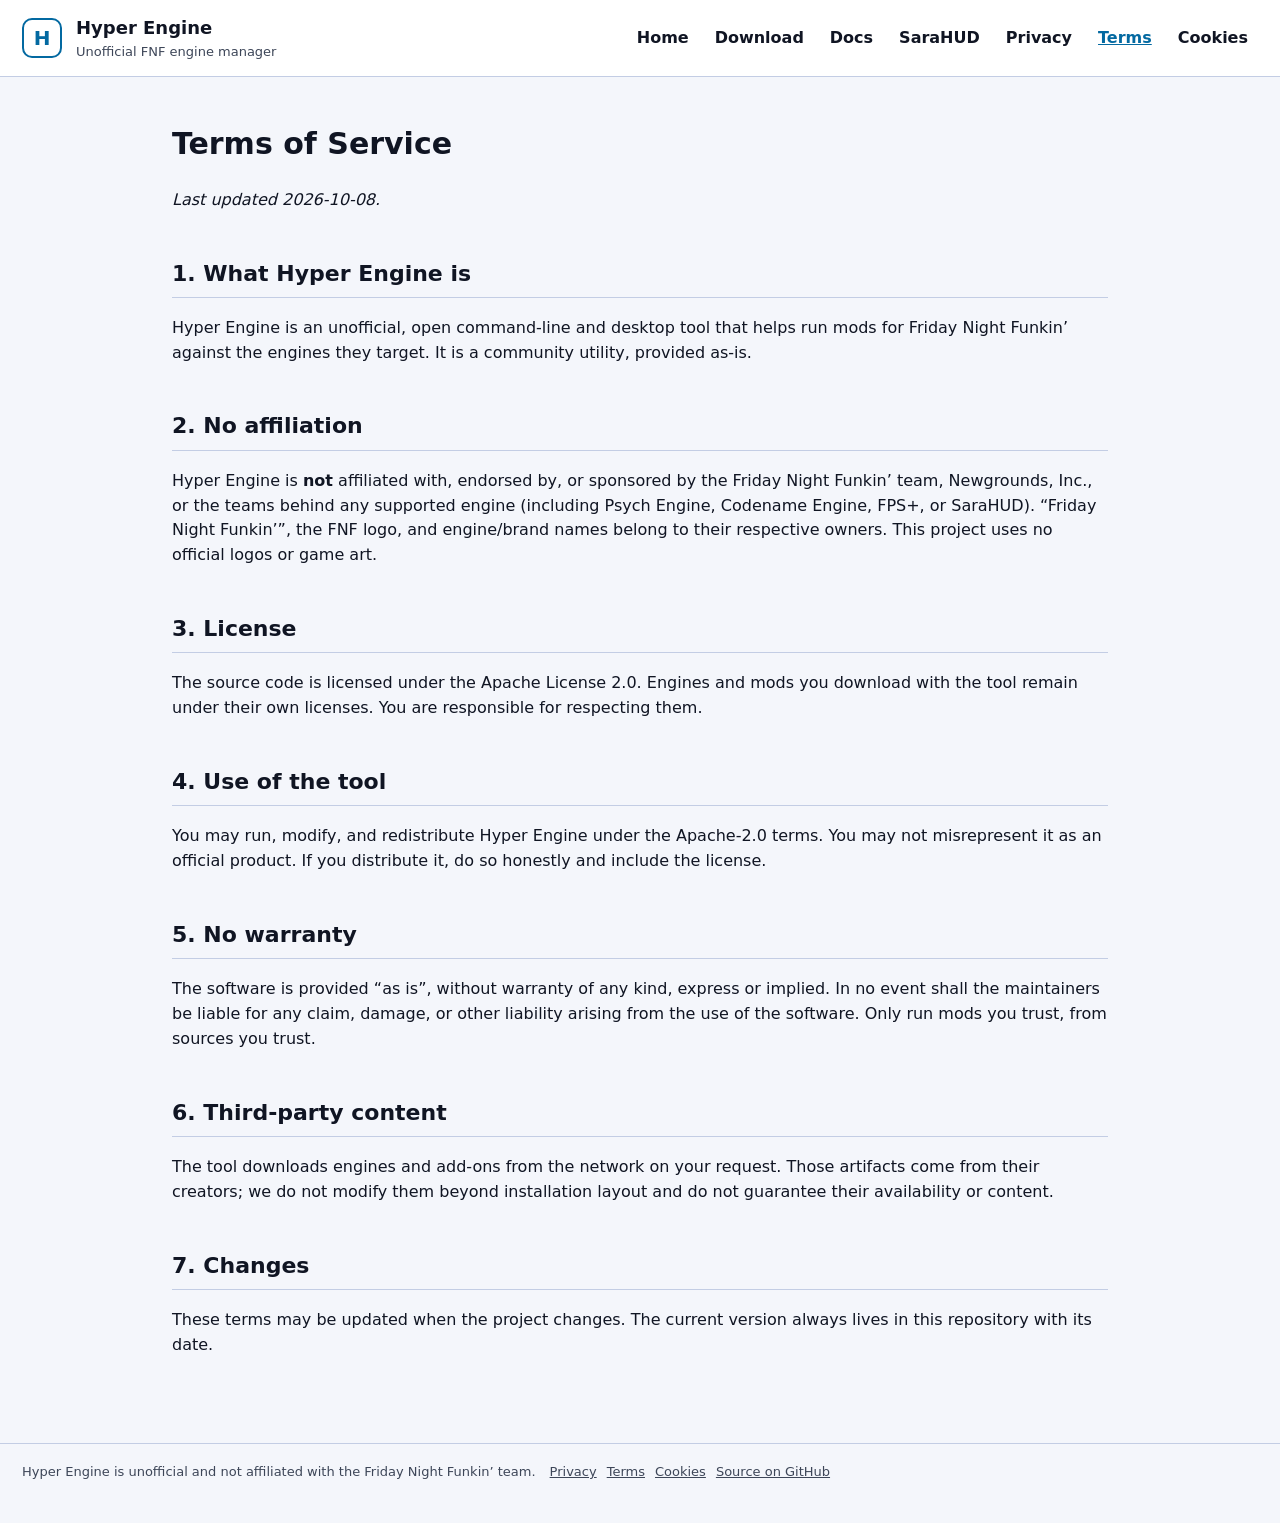
<file: site/terms.html>
<!doctype html>
<html lang="en">
<head>
<meta charset="utf-8" />
<meta name="viewport" content="width=device-width, initial-scale=1" />
<title>Terms of Service — Hyper Engine</title>
<meta name="description" content="Hyper Engine terms of use: provided as-is, unofficial, trademark notice, acceptable use." />
<link rel="icon" href="assets/icon.png" />
<link rel="stylesheet" href="assets/style.css" />
</head>
<body>
<a class="skip-link" href="#main">Skip to content</a>
<header class="site">
  <div class="brand" aria-hidden="true">H</div>
  <div>
    <div class="site-name">Hyper Engine</div>
    <div class="site-tag">Unofficial FNF engine manager</div>
  </div>
  <nav class="site" aria-label="Primary">
    <a href="index.html">Home</a>
    <a href="download.html">Download</a>
    <a href="docs.html">Docs</a>
    <a href="sarahud.html">SaraHUD</a>
    <a href="privacy.html">Privacy</a>
    <a href="terms.html" aria-current="page">Terms</a>
    <a href="cookies.html">Cookies</a>
  </nav>
</header>

<main id="main">
  <h1>Terms of Service</h1>
  <p><em>Last updated 2026-10-08.</em></p>

  <h2>1. What Hyper Engine is</h2>
  <p>
    Hyper Engine is an unofficial, open command-line and desktop tool that helps
    run mods for Friday Night Funkin’ against the engines they target. It is a
    community utility, provided as-is.
  </p>

  <h2>2. No affiliation</h2>
  <p>
    Hyper Engine is <strong>not</strong> affiliated with, endorsed by, or
    sponsored by the Friday Night Funkin’ team, Newgrounds, Inc., or the teams
    behind any supported engine (including Psych Engine, Codename Engine, FPS+,
    or SaraHUD). “Friday Night Funkin’”, the FNF logo, and engine/brand names
    belong to their respective owners. This project uses no official logos or
    game art.
  </p>

  <h2>3. License</h2>
  <p>
    The source code is licensed under the Apache License 2.0. Engines and mods
    you download with the tool remain under their own licenses. You are
    responsible for respecting them.
  </p>

  <h2>4. Use of the tool</h2>
  <p>
    You may run, modify, and redistribute Hyper Engine under the Apache-2.0
    terms. You may not misrepresent it as an official product. If you distribute
    it, do so honestly and include the license.
  </p>

  <h2>5. No warranty</h2>
  <p>
    The software is provided “as is”, without warranty of any kind, express or
    implied. In no event shall the maintainers be liable for any claim, damage,
    or other liability arising from the use of the software. Only run mods you
    trust, from sources you trust.
  </p>

  <h2>6. Third-party content</h2>
  <p>
    The tool downloads engines and add-ons from the network on your request.
    Those artifacts come from their creators; we do not modify them beyond
    installation layout and do not guarantee their availability or content.
  </p>

  <h2>7. Changes</h2>
  <p>
    These terms may be updated when the project changes. The current version
    always lives in this repository with its date.
  </p>
</main>

<footer class="site">
  <span>Hyper Engine is unofficial and not affiliated with the Friday Night Funkin’ team.</span>
  <nav aria-label="Legal footer">
    <a href="privacy.html">Privacy</a>
    <a href="terms.html">Terms</a>
    <a href="cookies.html">Cookies</a>
    <a href="https://github.com/Xznder1984/Hyper-FNF-Engine">Source on GitHub</a>
  </nav>
</footer>
</body>
</html>
</file>
<file: site/assets/style.css>
:root {
  --bg: #0b1021;
  --surface: #131a33;
  --surface-2: #10162b;
  --text: #e6ebf5;
  --muted: #b6c0d8;
  --line: #2c3a5e;
  --accent: #38bdf8;
  --accent-fg: #04121d;
  --accent-2: #f472b6;
  --ok: #34d399;
  --focus: #fde047;
  --radius: 10px;
}

@media (prefers-color-scheme: light) {
  :root {
    --bg: #f4f6fb;
    --surface: #ffffff;
    --surface-2: #eef1f9;
    --text: #101523;
    --muted: #3d4658;
    --line: #c3cde4;
    --accent: #0369a1;
    --accent-fg: #ffffff;
    --accent-2: #be185d;
    --ok: #047857;
    --focus: #6d28d9;
  }
}

* { box-sizing: border-box; }
html { scroll-behavior: smooth; }

@media (prefers-reduced-motion: reduce) {
  html { scroll-behavior: auto; }
  *, *::before, *::after { animation-duration: 0.01ms !important; transition-duration: 0.01ms !important; }
}

body {
  margin: 0;
  font-family: "Segoe UI", system-ui, -apple-system, sans-serif;
  background: var(--bg);
  color: var(--text);
  line-height: 1.55;
}

a { color: var(--accent); }
a:hover { text-decoration: underline; }
a:focus-visible, button:focus-visible, input:focus-visible {
  outline: 3px solid var(--focus);
  outline-offset: 2px;
  border-radius: 4px;
}

.skip-link {
  position: absolute;
  left: -9999px;
  top: 8px;
  background: var(--accent);
  color: var(--accent-fg);
  padding: 10px 16px;
  border-radius: 6px;
  z-index: 50;
}
.skip-link:focus { left: 8px; }

header.site {
  display: flex;
  align-items: center;
  gap: 14px;
  flex-wrap: wrap;
  padding: 14px 22px;
  background: var(--surface);
  border-bottom: 1px solid var(--line);
}
.brand {
  width: 40px; height: 40px;
  border-radius: 10px;
  display: grid; place-items: center;
  font-weight: 700; font-size: 20px;
  color: var(--accent);
  border: 2px solid var(--accent);
}
.site-name { font-weight: 700; font-size: 18px; }
.site-tag { color: var(--muted); font-size: 13px; }
nav.site { margin-left: auto; display: flex; gap: 6px; flex-wrap: wrap; }
nav.site a {
  color: var(--text);
  text-decoration: none;
  font-weight: 600;
  padding: 8px 10px;
  border-radius: 6px;
}
nav.site a:hover { background: var(--surface-2); color: var(--accent); }
nav.site a[aria-current="page"] { color: var(--accent); text-decoration: underline; }

main { max-width: 980px; margin: 0 auto; padding: 24px 22px 70px; }
h1 { font-size: 30px; }
h2 { font-size: 22px; border-bottom: 1px solid var(--line); padding-bottom: 6px; margin-top: 44px; }
h3 { font-size: 17px; }

.hero {
  background: var(--surface);
  border: 1px solid var(--line);
  border-radius: var(--radius);
  padding: 26px 28px;
}
.hero h1 { margin-top: 0; }
.hero .lede { font-size: 18px; color: var(--muted); max-width: 60ch; }

.actions { display: flex; gap: 12px; flex-wrap: wrap; margin-top: 18px; }
.button {
  display: inline-block;
  min-height: 44px;
  padding: 12px 18px;
  border-radius: 8px;
  text-decoration: none;
  font-weight: 700;
  background: var(--accent);
  color: var(--accent-fg);
  border: 1px solid var(--accent);
}
.button.ghost { background: var(--surface-2); color: var(--accent); border-color: var(--line); }
.button:hover { filter: brightness(1.08); text-decoration: none; }

.grid { display: grid; grid-template-columns: repeat(auto-fit, minmax(240px, 1fr)); gap: 14px; }
.card {
  background: var(--surface);
  border: 1px solid var(--line);
  border-radius: var(--radius);
  padding: 16px 18px;
}
.card h3 { margin-top: 0; }
.card .engines { color: var(--muted); font-size: 14px; }

code, pre { font-family: "Cascadia Mono", Consolas, monospace; }
code { background: var(--surface-2); padding: 2px 5px; border-radius: 4px; font-size: 0.9em; }
pre {
  background: var(--surface-2);
  border: 1px solid var(--line);
  border-radius: 8px;
  padding: 14px 16px;
  overflow-x: auto;
}
pre code { background: none; padding: 0; }

table { border-collapse: collapse; width: 100%; }
th, td { text-align: left; padding: 10px 12px; border-bottom: 1px solid var(--line); }
th { background: var(--surface); color: var(--muted); }

.notice {
  border-left: 4px solid var(--accent);
  background: var(--surface);
  padding: 10px 14px;
  border-radius: 0 var(--radius) var(--radius) 0;
}
.notice.warn { border-left-color: var(--accent-2); }

footer.site {
  border-top: 1px solid var(--line);
  padding: 18px 22px 40px;
  color: var(--muted);
  font-size: 13px;
  display: flex;
  gap: 14px;
  flex-wrap: wrap;
  align-items: center;
}
footer.site nav { display: flex; gap: 10px; flex-wrap: wrap; }
footer.site a { color: var(--muted); }
footer.site a:hover { color: var(--accent); }
</file>
<file: crates/launcher/frontend/styles.css>
:root {
  --bg: #0b1021;
  --surface: #131a33;
  --surface-2: #10162b;
  --text: #e6ebf5;
  --muted: #b6c0d8;
  --line: #2c3a5e;
  --accent: #38bdf8;
  --accent-fg: #04121d;
  --accent-2: #f472b6;
  --danger: #fb7185;
  --ok: #34d399;
  --focus: #fde047;
  --radius: 10px;
}

@media (prefers-color-scheme: light) {
  :root {
    --bg: #f4f6fb;
    --surface: #ffffff;
    --surface-2: #eef1f9;
    --text: #101523;
    --muted: #3d4658;
    --line: #c3cde4;
    --accent: #0369a1;
    --accent-fg: #ffffff;
    --accent-2: #be185d;
    --danger: #b91c1c;
    --ok: #047857;
    --focus: #6d28d9;
  }
}

* { box-sizing: border-box; }

html { scroll-behavior: smooth; }

@media (prefers-reduced-motion: reduce) {
  html { scroll-behavior: auto; }
  *, *::before, *::after {
    animation-duration: 0.01ms !important;
    animation-iteration-count: 1 !important;
    transition-duration: 0.01ms !important;
  }
}

body {
  margin: 0;
  font-family: "Segoe UI", system-ui, -apple-system, sans-serif;
  background: var(--bg);
  color: var(--text);
  line-height: 1.5;
}

.skip-link {
  position: absolute;
  left: -9999px;
  top: 8px;
  background: var(--accent);
  color: var(--accent-fg);
  padding: 10px 16px;
  border-radius: 6px;
  z-index: 50;
}
.skip-link:focus { left: 8px; }

.topbar {
  display: flex;
  align-items: center;
  gap: 14px;
  padding: 14px 22px;
  background: var(--surface);
  border-bottom: 1px solid var(--line);
  flex-wrap: wrap;
}
.brand {
  width: 40px;
  height: 40px;
  border-radius: 10px;
  display: grid;
  place-items: center;
  font-weight: 700;
  font-size: 20px;
  color: var(--accent);
  border: 2px solid var(--accent);
  flex: none;
}
.topbar h1 { margin: 0; font-size: 20px; }
.tagline { margin: 0; color: var(--muted); font-size: 13px; }
.topbar nav { display: flex; gap: 10px; margin-left: auto; }
.navlink { color: var(--accent); text-decoration: none; font-weight: 600; padding: 8px 10px; }
.navlink:hover { text-decoration: underline; }
.navlink:focus-visible { outline: 3px solid var(--focus); outline-offset: 2px; border-radius: 6px; }

main {
  max-width: 960px;
  margin: 0 auto;
  padding: 22px 22px 60px;
}
section { margin-top: 30px; }

h2 { font-size: 22px; border-bottom: 1px solid var(--line); padding-bottom: 6px; }
h3 { font-size: 17px; }

.banner {
  background: var(--surface);
  border: 1px solid var(--line);
  padding: 10px 14px;
  border-radius: var(--radius);
  min-height: 20px;
  color: var(--muted);
}
.alert {
  background: color-mix(in srgb, var(--danger) 18%, var(--bg));
  border: 1px solid var(--danger);
  color: var(--text);
  padding: 10px 14px;
  border-radius: var(--radius);
}

.card {
  background: var(--surface);
  border: 1px solid var(--line);
  border-radius: var(--radius);
  padding: 16px;
  margin-top: 12px;
}

.row { display: flex; gap: 10px; align-items: center; flex-wrap: wrap; }
label { display: block; font-weight: 600; margin: 6px 0; }
input[type="text"] {
  flex: 1 1 280px;
  min-width: 220px;
  padding: 11px 12px;
  font-size: 15px;
  color: var(--text);
  background: var(--surface-2);
  border: 1px solid var(--line);
  border-radius: 6px;
}
input[type="text"]:focus-visible { outline: 3px solid var(--focus); outline-offset: 1px; }

button {
  min-height: 44px;
  min-width: 44px;
  padding: 10px 18px;
  font-size: 15px;
  font-weight: 600;
  border-radius: 8px;
  border: 1px solid var(--line);
  background: var(--surface-2);
  color: var(--text);
  cursor: pointer;
}
button:focus-visible { outline: 3px solid var(--focus); outline-offset: 2px; }
button:hover:not(:disabled) { filter: brightness(1.1); }
button:disabled { opacity: 0.55; cursor: not-allowed; }

.primary { background: var(--accent); color: var(--accent-fg); border-color: var(--accent); }
.ghost { color: var(--accent); }

.linklike {
  background: none;
  border: none;
  padding: 8px 6px;
  color: var(--accent);
  text-decoration: underline;
  min-height: 44px;
}

.hint { color: var(--muted); font-size: 13px; margin: 6px 0 0; }

.results { display: grid; gap: 8px; max-width: 640px; }
.results > div { display: flex; gap: 12px; background: var(--surface-2); padding: 8px 12px; border-radius: 6px; }
.results dt { font-weight: 700; min-width: 118px; }
.results dd { margin: 0; }

#progress-list { background: var(--surface-2); border: 1px solid var(--line); border-radius: 6px; padding: 12px 12px 12px 30px; max-height: 220px; overflow: auto; }
#progress-list:focus-visible { outline: 3px solid var(--focus); }

.table-wrap { overflow-x: auto; border: 1px solid var(--line); border-radius: var(--radius); }
table { border-collapse: collapse; width: 100%; }
th, td { text-align: left; padding: 12px 14px; border-bottom: 1px solid var(--line); }
th { background: var(--surface); color: var(--muted); font-size: 14px; text-transform: uppercase; letter-spacing: 0.04em; }
td a { color: var(--accent); }

input[type="checkbox"] {
  width: 44px;
  height: 26px;
  appearance: none;
  background: var(--muted);
  border-radius: 9999px;
  position: relative;
  cursor: pointer;
  transition: background 0.15s;
}
input[type="checkbox"]::after {
  content: "";
  position: absolute;
  top: 3px;
  left: 3px;
  width: 20px;
  height: 20px;
  border-radius: 50%;
  background: #fff;
  transition: left 0.15s;
}
input[type="checkbox"]:checked { background: var(--ok); }
input[type="checkbox"]:checked::after { left: 21px; }
input[type="checkbox"]:focus-visible { outline: 3px solid var(--focus); outline-offset: 2px; }

footer {
  border-top: 1px solid var(--line);
  padding: 18px 22px;
  color: var(--muted);
  font-size: 13px;
  display: flex;
  gap: 16px;
  flex-wrap: wrap;
  align-items: center;
}
</file>
